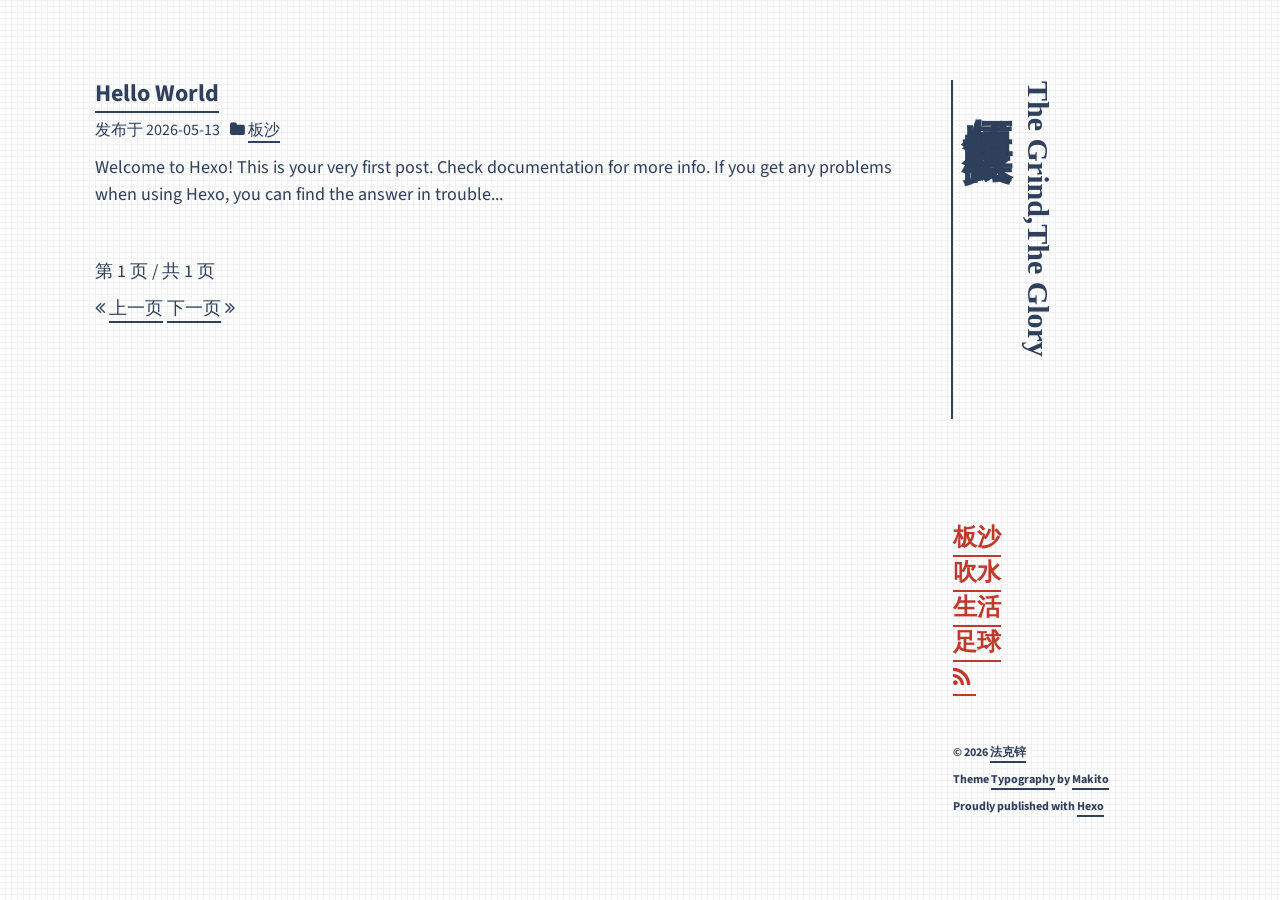
<file: index.html>
<!DOCTYPE html><html lang="zh-CN"><head><meta charset="utf-8"><meta name="X-UA-Compatible" content="IE=edge"><meta name="author"><title>伢伢，在世上留下点莫事吧</title><meta name="description" content="A Blog Powered By Hexo"><meta name="keywords" content=""><meta content="width=device-width, initial-scale=1.0, maximum-scale=1.0, user-scalable=0" name="viewport"><meta content="yes" name="apple-mobile-web-app-capable"><meta content="black" name="apple-mobile-web-app-status-bar-style"><meta content="telephone=no" name="format-detection"><meta name="renderer" content="webkit"><link rel="short icon" href="images/favicon.png" type="image/x-icon"><link rel="stylesheet" href="/css/bootstrap.min.css"><link rel="stylesheet" href="/css/font-awesome.min.css"><link rel="stylesheet" href="/css/style.css"><link rel="stylesheet" href="/css/custom.css"><link rel="alternate" type="application/atom+xml" title="ATOM 1.0" href="/atom.xml"><meta name="generator" content="Hexo 8.1.2"></head><body><div class="container" id="stage"><div class="row"><div class="col-sm-3 col-xs-12 side-container invisible" id="side-bar"><div class="vertical-text site-title"><h3 class="site-title-small" tabindex="-1"><a class="a-title" href="/">The Grind,The Glory</a></h3><h1 class="site-title-large" tabindex="-1"><a class="a-title" href="/">傅师傅 莫得板眼</a></h1><!--h6(onclick="triggerSiteNav()") Trigger--></div><br class="visible-lg visible-md visible-sm"><div class="site-title-links" id="site-nav"><ul><li><a href="/categories/板沙/">板沙</a></li><li><a href="/categories/吹水/">吹水</a></li><li><a href="/categories/生活/">生活</a></li><li><a href="/categories/足球/">足球</a></li><li class="soc"><a href="https://FKZn10.github.io/atom.xml" target="_blank" rel="noopener noreferrer" aria-label="RSS"><i class="fa fa-rss">&nbsp;</i></a></li></ul><div class="visible-lg visible-md visible-sm site-nav-footer"><br class="site-nav-footer-br"><footer><p>&copy;&nbsp;2026&nbsp;<a target="_blank" href="https://FKZn10.github.io" rel="noopener noreferrer">法克锌</a></p><p>Theme&nbsp;<a target="_blank" href="https://github.com/SumiMakito/hexo-theme-typography" rel="noopener noreferrer">Typography</a>&nbsp;by&nbsp;<a target="_blank" href="https://www.keep.moe" rel="noopener noreferrer">Makito</a></p><p>Proudly published with&nbsp;<a target="_blank" href="https://hexo.io" rel="noopener noreferrer">Hexo</a></p></footer></div></div></div><div class="col-sm-9 col-xs-12 main-container invisible" id="main-container"><div class="autopagerize_page_element"><div class="content"><div class="post-container"><p class="post-title"><a href="/2026/05/13/hello-world/">Hello World</a></p><p class="post-meta"><span class="date meta-item">发布于&nbsp;2026-05-13</span><span class="meta-item"><i class="fa fa-folder"></i><span>&nbsp;</span><a class="a-tag" href="/categories/板沙/" title="板沙">板沙</a><span>&nbsp;</span></span></p><p class="post-abstract">Welcome to Hexo! This is your very first post. Check documentation for more info. If you get any problems when using Hexo, you can find the answer in trouble...</p></div><div class="pagination no-margin-bottom"><p class="clearfix"><p> 第 1 页 / 共 1 页 &nbsp;</p><p><span class="pre pagbuttons"><i class="fa fa-angle-double-left"></i>&nbsp;<a role="navigation" href="/" aria-label="上一页">上一页</a></span><span>&nbsp;</span><span class="next pagbuttons"><a role="navigation" href="/" aria-label="下一页">下一页</a>&nbsp;<i class="fa fa-angle-double-right"></i></span></p></p></div></div></div><div class="visible-xs site-bottom-footer"><footer><p>&copy;&nbsp;2026&nbsp;<a target="_blank" href="https://FKZn10.github.io" rel="noopener noreferrer">法克锌</a></p><p>Theme&nbsp;<a target="_blank" href="https://github.com/SumiMakito/hexo-theme-typography" rel="noopener noreferrer">Typography</a>&nbsp;by&nbsp;<a target="_blank" href="https://www.keep.moe" rel="noopener noreferrer">Makito</a></p><p>Proudly published with&nbsp;<a target="_blank" href="https://hexo.io" rel="noopener noreferrer">Hexo</a></p></footer></div></div></div></div><script src="/js/jquery-3.1.0.min.js"></script><script src="/js/bootstrap.min.js"></script><script src="/js/jquery-migrate-1.2.1.min.js"></script><script src="/js/jquery.appear.js"></script><script src="/js/google-analytics.js"></script><script src="/js/typography.js"></script></body></html>
</file>
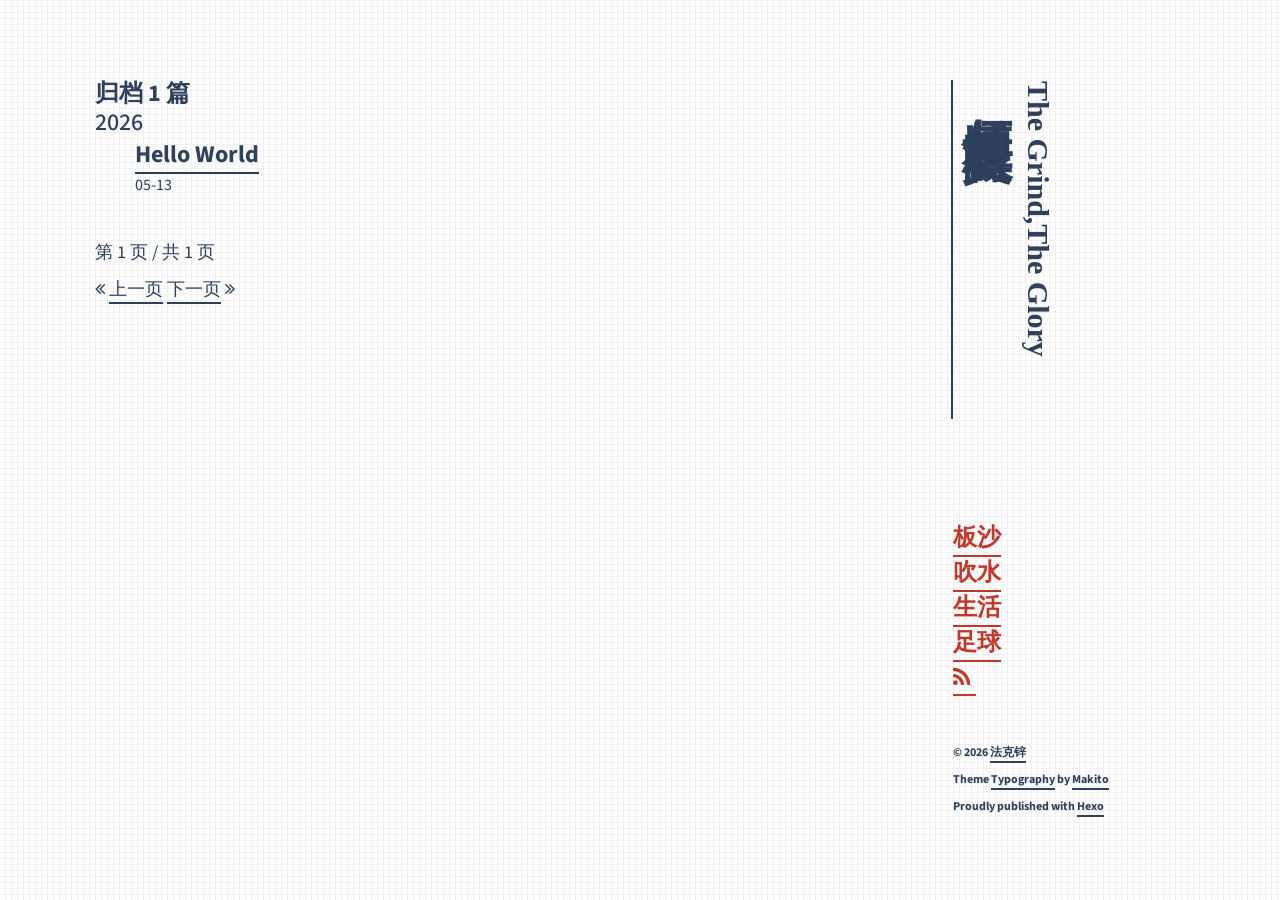
<file: archives/index.html>
<!DOCTYPE html><html lang="zh-CN"><head><meta charset="utf-8"><meta name="X-UA-Compatible" content="IE=edge"><meta name="author"><title>归档 · 伢伢，在世上留下点莫事吧</title><meta name="description" content="归档 - 伢伢，在世上留下点莫事吧"><meta name="keywords" content=""><meta content="width=device-width, initial-scale=1.0, maximum-scale=1.0, user-scalable=0" name="viewport"><meta content="yes" name="apple-mobile-web-app-capable"><meta content="black" name="apple-mobile-web-app-status-bar-style"><meta content="telephone=no" name="format-detection"><meta name="renderer" content="webkit"><link rel="short icon" href="images/favicon.png" type="image/x-icon"><link rel="stylesheet" href="/css/bootstrap.min.css"><link rel="stylesheet" href="/css/font-awesome.min.css"><link rel="stylesheet" href="/css/style.css"><link rel="stylesheet" href="/css/custom.css"><link rel="alternate" type="application/atom+xml" title="ATOM 1.0" href="/atom.xml"><meta name="generator" content="Hexo 8.1.2"></head><body><div class="container" id="stage"><div class="row"><div class="col-sm-3 col-xs-12 side-container invisible" id="side-bar"><div class="vertical-text site-title"><h3 class="site-title-small" tabindex="-1"><a class="a-title" href="/">The Grind,The Glory</a></h3><h1 class="site-title-large" tabindex="-1"><a class="a-title" href="/">傅师傅 莫得板眼</a></h1><!--h6(onclick="triggerSiteNav()") Trigger--></div><br class="visible-lg visible-md visible-sm"><div class="site-title-links" id="site-nav"><ul><li><a href="/categories/板沙/">板沙</a></li><li><a href="/categories/吹水/">吹水</a></li><li><a href="/categories/生活/">生活</a></li><li><a href="/categories/足球/">足球</a></li><li class="soc"><a href="https://FKZn10.github.io/atom.xml" target="_blank" rel="noopener noreferrer" aria-label="RSS"><i class="fa fa-rss">&nbsp;</i></a></li></ul><div class="visible-lg visible-md visible-sm site-nav-footer"><br class="site-nav-footer-br"><footer><p>&copy;&nbsp;2026&nbsp;<a target="_blank" href="https://FKZn10.github.io" rel="noopener noreferrer">法克锌</a></p><p>Theme&nbsp;<a target="_blank" href="https://github.com/SumiMakito/hexo-theme-typography" rel="noopener noreferrer">Typography</a>&nbsp;by&nbsp;<a target="_blank" href="https://www.keep.moe" rel="noopener noreferrer">Makito</a></p><p>Proudly published with&nbsp;<a target="_blank" href="https://hexo.io" rel="noopener noreferrer">Hexo</a></p></footer></div></div></div><div class="col-sm-9 col-xs-12 main-container invisible" id="main-container"><div class="autopagerize_page_element"><div class="content"><p class="post-title">归档 1 篇</p><div class="archive animated fadeInDown"><ul class="list-with-title"><li class="listing-title"><h4 class="ar-year">2026</h4><ul class="listing"><li class="listing-item"><div class="listing-post"><p class="post-title"><a href="/2026/05/13/hello-world/" title="Hello World">Hello World</a></p><div class="post-time"><span class="ar-date">05-13</span></div></div></li></ul></li></ul></div><div class="pagination no-margin-bottom"><p class="clearfix"><p> 第 1 页 / 共 1 页 &nbsp;</p><p><span class="pre pagbuttons"><i class="fa fa-angle-double-left"></i>&nbsp;<a role="navigation" href="/" aria-label="上一页">上一页</a></span><span>&nbsp;</span><span class="next pagbuttons"><a role="navigation" href="/" aria-label="下一页">下一页</a>&nbsp;<i class="fa fa-angle-double-right"></i></span></p></p></div></div></div><div class="visible-xs site-bottom-footer"><footer><p>&copy;&nbsp;2026&nbsp;<a target="_blank" href="https://FKZn10.github.io" rel="noopener noreferrer">法克锌</a></p><p>Theme&nbsp;<a target="_blank" href="https://github.com/SumiMakito/hexo-theme-typography" rel="noopener noreferrer">Typography</a>&nbsp;by&nbsp;<a target="_blank" href="https://www.keep.moe" rel="noopener noreferrer">Makito</a></p><p>Proudly published with&nbsp;<a target="_blank" href="https://hexo.io" rel="noopener noreferrer">Hexo</a></p></footer></div></div></div></div><script src="/js/jquery-3.1.0.min.js"></script><script src="/js/bootstrap.min.js"></script><script src="/js/jquery-migrate-1.2.1.min.js"></script><script src="/js/jquery.appear.js"></script><script src="/js/google-analytics.js"></script><script src="/js/typography.js"></script></body></html>
</file>
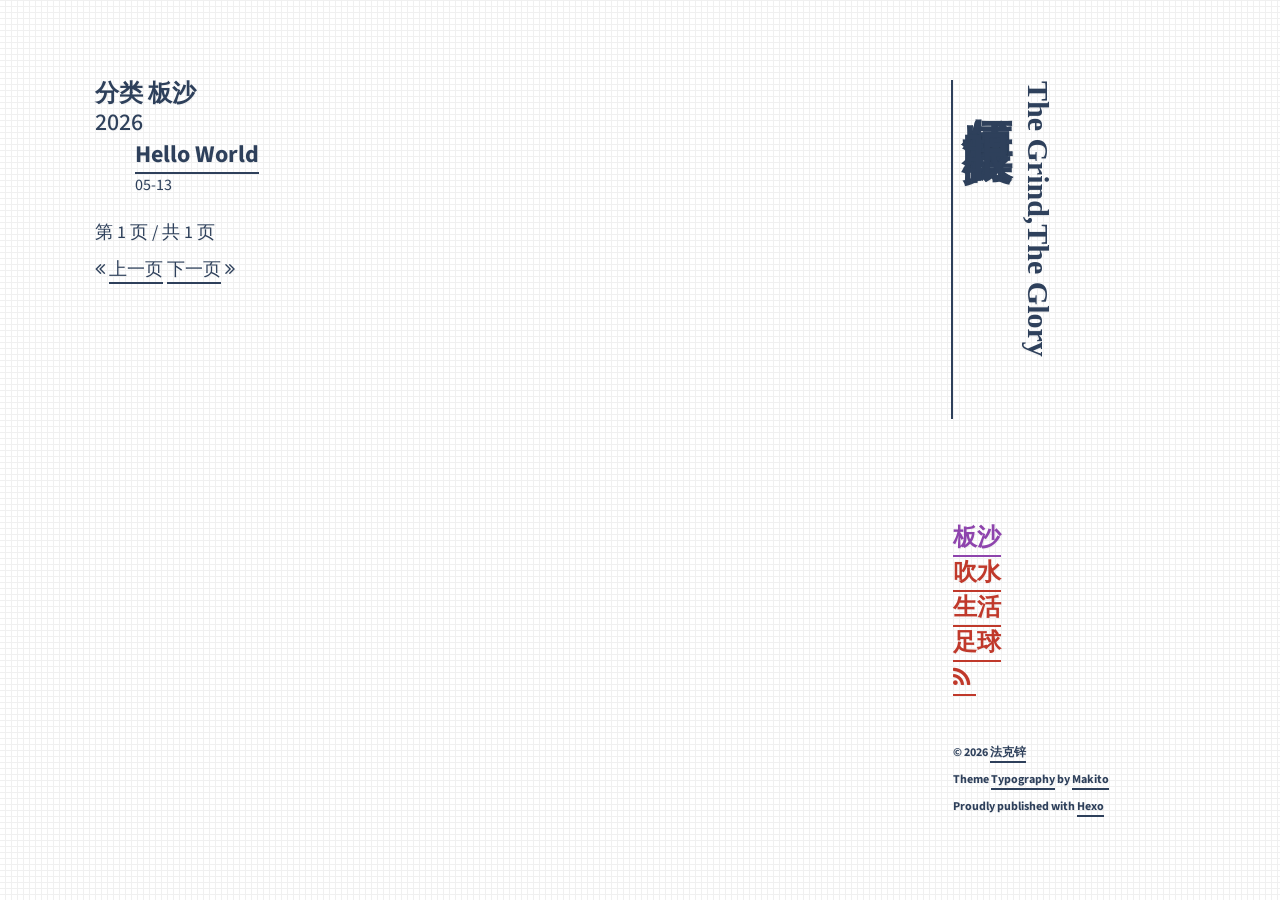
<file: categories/板沙/index.html>
<!DOCTYPE html><html lang="zh-CN"><head><meta charset="utf-8"><meta name="X-UA-Compatible" content="IE=edge"><meta name="author"><title>板沙 · 伢伢，在世上留下点莫事吧</title><meta name="description" content="分类: 板沙 - 伢伢，在世上留下点莫事吧"><meta name="keywords" content=""><meta content="width=device-width, initial-scale=1.0, maximum-scale=1.0, user-scalable=0" name="viewport"><meta content="yes" name="apple-mobile-web-app-capable"><meta content="black" name="apple-mobile-web-app-status-bar-style"><meta content="telephone=no" name="format-detection"><meta name="renderer" content="webkit"><link rel="short icon" href="images/favicon.png" type="image/x-icon"><link rel="stylesheet" href="/css/bootstrap.min.css"><link rel="stylesheet" href="/css/font-awesome.min.css"><link rel="stylesheet" href="/css/style.css"><link rel="stylesheet" href="/css/custom.css"><link rel="alternate" type="application/atom+xml" title="ATOM 1.0" href="/atom.xml"><meta name="generator" content="Hexo 8.1.2"></head><body><div class="container" id="stage"><div class="row"><div class="col-sm-3 col-xs-12 side-container invisible" id="side-bar"><div class="vertical-text site-title"><h3 class="site-title-small" tabindex="-1"><a class="a-title" href="/">The Grind,The Glory</a></h3><h1 class="site-title-large" tabindex="-1"><a class="a-title" href="/">傅师傅 莫得板眼</a></h1><!--h6(onclick="triggerSiteNav()") Trigger--></div><br class="visible-lg visible-md visible-sm"><div class="site-title-links" id="site-nav"><ul><li><a class="current" href="/categories/板沙/">板沙</a></li><li><a href="/categories/吹水/">吹水</a></li><li><a href="/categories/生活/">生活</a></li><li><a href="/categories/足球/">足球</a></li><li class="soc"><a href="https://FKZn10.github.io/atom.xml" target="_blank" rel="noopener noreferrer" aria-label="RSS"><i class="fa fa-rss">&nbsp;</i></a></li></ul><div class="visible-lg visible-md visible-sm site-nav-footer"><br class="site-nav-footer-br"><footer><p>&copy;&nbsp;2026&nbsp;<a target="_blank" href="https://FKZn10.github.io" rel="noopener noreferrer">法克锌</a></p><p>Theme&nbsp;<a target="_blank" href="https://github.com/SumiMakito/hexo-theme-typography" rel="noopener noreferrer">Typography</a>&nbsp;by&nbsp;<a target="_blank" href="https://www.keep.moe" rel="noopener noreferrer">Makito</a></p><p>Proudly published with&nbsp;<a target="_blank" href="https://hexo.io" rel="noopener noreferrer">Hexo</a></p></footer></div></div></div><div class="col-sm-9 col-xs-12 main-container invisible" id="main-container"><div class="autopagerize_page_element"><div class="content"><p class="post-title">分类 板沙</p><div class="archive animated fadeInDown"><ul class="list-with-title"><li class="listing-title"><h4 class="ar-year">2026</h4><ul class="listing"><li class="listing-item"><div class="listing-post"><p class="post-title"><a href="/2026/05/13/hello-world/" title="Hello World">Hello World</a></p><div class="post-time"><span class="ar-date">05-13</span></div></div></li></ul></li></ul><div class="controller"><div class="pagination no-margin-bottom"><p class="clearfix"><p> 第 1 页 / 共 1 页 &nbsp;</p><p><span class="pre pagbuttons"><i class="fa fa-angle-double-left"></i>&nbsp;<a role="navigation" href="/" aria-label="上一页">上一页</a></span><span>&nbsp;</span><span class="next pagbuttons"><a role="navigation" href="/" aria-label="下一页">下一页</a>&nbsp;<i class="fa fa-angle-double-right"></i></span></p></p></div></div></div></div></div><div class="visible-xs site-bottom-footer"><footer><p>&copy;&nbsp;2026&nbsp;<a target="_blank" href="https://FKZn10.github.io" rel="noopener noreferrer">法克锌</a></p><p>Theme&nbsp;<a target="_blank" href="https://github.com/SumiMakito/hexo-theme-typography" rel="noopener noreferrer">Typography</a>&nbsp;by&nbsp;<a target="_blank" href="https://www.keep.moe" rel="noopener noreferrer">Makito</a></p><p>Proudly published with&nbsp;<a target="_blank" href="https://hexo.io" rel="noopener noreferrer">Hexo</a></p></footer></div></div></div></div><script src="/js/jquery-3.1.0.min.js"></script><script src="/js/bootstrap.min.js"></script><script src="/js/jquery-migrate-1.2.1.min.js"></script><script src="/js/jquery.appear.js"></script><script src="/js/google-analytics.js"></script><script src="/js/typography.js"></script></body></html>
</file>
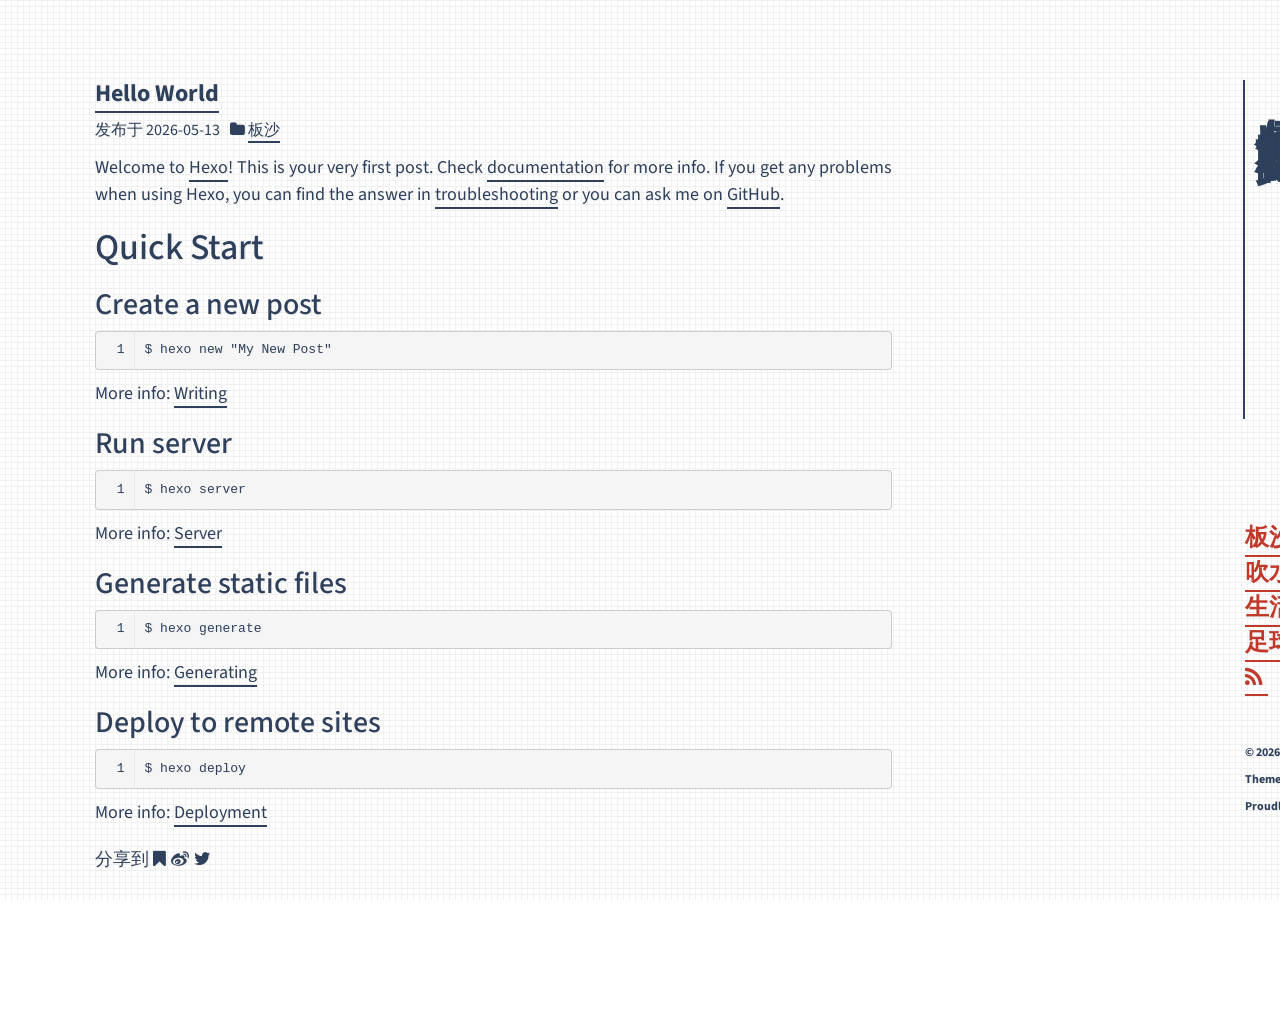
<file: 2026/05/13/hello-world/index.html>
<!DOCTYPE html><html lang="zh-CN"><head><meta charset="utf-8"><meta name="X-UA-Compatible" content="IE=edge"><meta name="author"><title>Hello World · 伢伢，在世上留下点莫事吧</title><meta name="description" content="Welcome to Hexo! This is your very first post. Check documentation for more info. If you get any problems when using Hexo, you can find the answer in "><meta name="og:description" content="Welcome to Hexo! This is your very first post. Check documentation for more info. If you get any problems when using Hexo, you can find the answer in "><meta name="twitter:site" content="伢伢，在世上留下点莫事吧"><meta name="twitter:title" content="Hello World"><meta name="twitter:card" content="summary"><meta name="keywords" content=""><meta content="width=device-width, initial-scale=1.0, maximum-scale=1.0, user-scalable=0" name="viewport"><meta content="yes" name="apple-mobile-web-app-capable"><meta content="black" name="apple-mobile-web-app-status-bar-style"><meta content="telephone=no" name="format-detection"><meta name="renderer" content="webkit"><link rel="short icon" href="images/favicon.png" type="image/x-icon"><link rel="stylesheet" href="/css/bootstrap.min.css"><link rel="stylesheet" href="/css/font-awesome.min.css"><link rel="stylesheet" href="/css/style.css"><link rel="stylesheet" href="/css/custom.css"><link rel="alternate" type="application/atom+xml" title="ATOM 1.0" href="/atom.xml"><meta name="generator" content="Hexo 8.1.2"></head><body><div class="container" id="stage"><div class="row"><div class="col-sm-3 col-xs-12 side-container invisible" id="side-bar"><div class="vertical-text site-title"><h3 class="site-title-small" tabindex="-1"><a class="a-title" href="/">The Grind,The Glory</a></h3><h1 class="site-title-large" tabindex="-1"><a class="a-title" href="/">傅师傅 莫得板眼</a></h1><!--h6(onclick="triggerSiteNav()") Trigger--></div><br class="visible-lg visible-md visible-sm"><div class="site-title-links" id="site-nav"><ul><li><a href="/categories/板沙/">板沙</a></li><li><a href="/categories/吹水/">吹水</a></li><li><a href="/categories/生活/">生活</a></li><li><a href="/categories/足球/">足球</a></li><li class="soc"><a href="https://FKZn10.github.io/atom.xml" target="_blank" rel="noopener noreferrer" aria-label="RSS"><i class="fa fa-rss">&nbsp;</i></a></li></ul><div class="visible-lg visible-md visible-sm site-nav-footer"><br class="site-nav-footer-br"><footer><p>&copy;&nbsp;2026&nbsp;<a target="_blank" href="https://FKZn10.github.io" rel="noopener noreferrer">法克锌</a></p><p>Theme&nbsp;<a target="_blank" href="https://github.com/SumiMakito/hexo-theme-typography" rel="noopener noreferrer">Typography</a>&nbsp;by&nbsp;<a target="_blank" href="https://www.keep.moe" rel="noopener noreferrer">Makito</a></p><p>Proudly published with&nbsp;<a target="_blank" href="https://hexo.io" rel="noopener noreferrer">Hexo</a></p></footer></div></div></div><div class="col-sm-9 col-xs-12 main-container invisible" id="main-container"><div class="autopagerize_page_element"><div class="content"><div class="post-page"><div class="post-container"><p class="post-title"><a>Hello World</a></p><p class="post-meta"><span class="date meta-item">发布于&nbsp;2026-05-13</span><span class="meta-item"><i class="fa fa-folder"></i><span>&nbsp;</span><a class="a-tag" href="/categories/板沙/" title="板沙">板沙</a><span>&nbsp;</span></span></p><p class="post-abstract"><p>Welcome to <a target="_blank" rel="noopener" href="https://hexo.io/">Hexo</a>! This is your very first post. Check <a target="_blank" rel="noopener" href="https://hexo.io/docs/">documentation</a> for more info. If you get any problems when using Hexo, you can find the answer in <a target="_blank" rel="noopener" href="https://hexo.io/docs/troubleshooting.html">troubleshooting</a> or you can ask me on <a target="_blank" rel="noopener" href="https://github.com/hexojs/hexo/issues">GitHub</a>.</p>
<h2 id="Quick-Start"><a href="#Quick-Start" class="headerlink" title="Quick Start"></a>Quick Start</h2><h3 id="Create-a-new-post"><a href="#Create-a-new-post" class="headerlink" title="Create a new post"></a>Create a new post</h3><figure class="highlight bash"><table><tr><td class="gutter"><pre><span class="line">1</span><br></pre></td><td class="code"><pre><span class="line">$ hexo new <span class="string">&quot;My New Post&quot;</span></span><br></pre></td></tr></table></figure>

<p>More info: <a target="_blank" rel="noopener" href="https://hexo.io/docs/writing.html">Writing</a></p>
<h3 id="Run-server"><a href="#Run-server" class="headerlink" title="Run server"></a>Run server</h3><figure class="highlight bash"><table><tr><td class="gutter"><pre><span class="line">1</span><br></pre></td><td class="code"><pre><span class="line">$ hexo server</span><br></pre></td></tr></table></figure>

<p>More info: <a target="_blank" rel="noopener" href="https://hexo.io/docs/server.html">Server</a></p>
<h3 id="Generate-static-files"><a href="#Generate-static-files" class="headerlink" title="Generate static files"></a>Generate static files</h3><figure class="highlight bash"><table><tr><td class="gutter"><pre><span class="line">1</span><br></pre></td><td class="code"><pre><span class="line">$ hexo generate</span><br></pre></td></tr></table></figure>

<p>More info: <a target="_blank" rel="noopener" href="https://hexo.io/docs/generating.html">Generating</a></p>
<h3 id="Deploy-to-remote-sites"><a href="#Deploy-to-remote-sites" class="headerlink" title="Deploy to remote sites"></a>Deploy to remote sites</h3><figure class="highlight bash"><table><tr><td class="gutter"><pre><span class="line">1</span><br></pre></td><td class="code"><pre><span class="line">$ hexo deploy</span><br></pre></td></tr></table></figure>

<p>More info: <a target="_blank" rel="noopener" href="https://hexo.io/docs/one-command-deployment.html">Deployment</a></p>
</p></div><div class="share"><span>分享到</span>&nbsp;<span class="soc"><a class="fa fa-bookmark" href="javascript:(function(){EN_CLIP_HOST='http://www.evernote.com';try{var%20x=document.createElement('SCRIPT');x.type='text/javascript';x.src=EN_CLIP_HOST+'/public/bookmarkClipper.js?'+(new%20Date().getTime()/100000);document.getElementsByTagName('head')[0].appendChild(x);}catch(e){location.href=EN_CLIP_HOST+'/clip.action?url='+encodeURIComponent(location.href)+'&amp;title='+encodeURIComponent(document.title);}})();" ref="nofollow" target="_blank"></a></span><span class="soc"><a class="fa fa-weibo" href="javascript:void((function(s,d,e){try{}catch(e){}var f='http://service.weibo.com/share/share.php?',u=d.location.href,p=['url=',e(u),'&amp;title=',e(d.title),'&amp;appkey=2924220432'].join('');function a(){if(!window.open([f,p].join(''),'mb',['toolbar=0,status=0,resizable=1,width=620,height=450,left=',(s.width-620)/2,',top=',(s.height-450)/2].join('')))u.href=[f,p].join('');};if(/Firefox/.test(navigator.userAgent)){setTimeout(a,0)}else{a()}})(screen,document,encodeURIComponent));"></a></span><span class="soc"><a class="fa fa-twitter" target="_blank" rel="noopener" href="http://twitter.com/home?status=https://FKZn10.github.io/2026/05/13/hello-world/%20伢伢，在世上留下点莫事吧%20Hello World"></a></span></div><div class="pagination"><p class="clearfix"></p></div></div></div></div><div class="visible-xs site-bottom-footer"><footer><p>&copy;&nbsp;2026&nbsp;<a target="_blank" href="https://FKZn10.github.io" rel="noopener noreferrer">法克锌</a></p><p>Theme&nbsp;<a target="_blank" href="https://github.com/SumiMakito/hexo-theme-typography" rel="noopener noreferrer">Typography</a>&nbsp;by&nbsp;<a target="_blank" href="https://www.keep.moe" rel="noopener noreferrer">Makito</a></p><p>Proudly published with&nbsp;<a target="_blank" href="https://hexo.io" rel="noopener noreferrer">Hexo</a></p></footer></div></div></div></div><script src="/js/jquery-3.1.0.min.js"></script><script src="/js/bootstrap.min.js"></script><script src="/js/jquery-migrate-1.2.1.min.js"></script><script src="/js/jquery.appear.js"></script><script src="/js/google-analytics.js"></script><script src="/js/typography.js"></script></body></html>
</file>
<file: css/style.css>
@import url("https://fonts.googleapis.com/css?family=Source+Sans+Pro:100,300,400,600");@keyframes fadein{from{opacity:0}to{opacity:1}}@-webkit-keyframes fadein{from{opacity:0}to{opacity:1}}@keyframes fadein-right{from{opacity:0;transform:translateX(20px)}to{opacity:1;transform:translateX(0px)}}@-webkit-keyframes fadein-right{from{opacity:0;transform:translateX(20px)}to{opacity:1;transform:translateX(0px)}}@keyframes fadein-top{from{opacity:0;transform:translateY(-20px)}to{opacity:1;transform:translateY(0px)}}@-webkit-keyframes fadein-top{from{opacity:0;transform:translateY(-20px)}to{opacity:1;transform:translateY(0px)}}@keyframes swift-down{from{transform:translateY(0%)}to{transform:translateY(20%)}}@-webkit-keyframes swift-down{from{transform:translateY(0%)}to{transform:translateY(20%)}}.invisible{opacity:0}.fadeIn{-webkit-animation:fadein 1s ease-out;animation:fadein 1s ease-out}.fadeInRight{-webkit-animation:fadein-right 1s ease-out;animation:fadein-right 1s ease-out}.fadeInTop{-webkit-animation:fadein-top 1s ease-out;animation:fadein-top 1s ease-out}.swiftDown{-webkit-animation:swift-down 1s ease-out;animation:swift-down 1s ease-out}.swiftDownReversed{-webkit-animation:swift-down 1s reverse ease-out;animation:swift-down 1s reverse ease-out}html,body,span,p,h1,h2,h3,h4,h5,h6{font-family:"Source Sans Pro","Roboto","Helvetica","Helvetica Neue","Source Han Sans SC","Source Han Sans TC","PingFang SC","PingFang HK","PingFang TC",sans-serif;color:#2e405b}html{background:#fff}.foreground{background:#2e405b !important}.background{background:#fff !important}.foreground-text *{color:#2e405b !important}.background-text *{color:#fff !important}h1{font-size:42px}h2{font-size:36px}h3{font-size:30px}h4{font-size:24px}h5{font-size:18px}h6{font-size:14px}body{font-size:18px;line-height:1.5em;background:url("[data-uri]");background-repeat:repeat;background-attachment:fixed;-webkit-font-smoothing:antialiased;-moz-osx-font-smoothing:grayscale;text-shadow:1px 1px 1px rgba(0,0,0,0.04);min-height:100vh}.container{background-color:transparent;padding:0;position:relative}.full-width-container{width:100vw}.main-container{text-align:left;margin:0;padding:80px 40px;overflow:hidden;float:left}.main-container :nth-child(1){margin-top:0}.row{margin:0}.vertical-text{-ms-writing-mode:tb-rl;writing-mode:vertical-rl}.vertical-text *{line-height:1;text-align:left}.side-container{height:100vh;position:fixed;right:0;font-style:normal;font-size:1em;margin:0;transform:rotate(0deg);text-align:left;float:right;padding:80px 20px}.ar-year{margin-top:5px;margin-bottom:5px}.date{margin-bottom:0px}.ar-date{font-size:16px;margin-bottom:5px}.archive :first-child{padding-left:0}.archive ul{list-style-type:none}.site-title{font-weight:bolder;font-style:normal;width:auto;height:auto;margin:0 0 0 -2px;text-align:left;font-size:0.5em;padding:0 0 50px 0;border-left:solid #2e405b 2px;transition:padding 0.8s ease 0s, background 0.8s ease 0s}.site-title:hover{padding:15px 0 35px 0;color:#fff !important;background:#2e405b !important;border-left:solid #2e405b 2px}.site-title:hover *{color:#fff !important}.site-title :first-child{margin-right:10px}.site-title *{text-align:left;font-weight:bolder;margin-top:0;margin-left:10px;margin-right:0;font-family:"HiraMinProN-W6","Source Han Serif CN","Source Han Serif SC","Source Han Serif TC",serif}.site-title-large{font-size:50px;padding-top:0}.site-title-small{font-size:30px;padding-top:1px}.site-title-links{font-weight:bold;font-style:normal;margin:0;padding:60px 0;text-align:left;position:fixed;bottom:20px}.site-title-links ul{list-style:none;padding:0}.site-title-links ul li{display:block;margin:5px 0;font-size:18px}.site-title-links a{border-bottom:solid #2e405b 2px}.no-margin-left{margin-left:0}.no-margin-right{margin-right:0}.no-margin-top{margin-top:0}.no-margin-bottom{margin-bottom:0}a{color:#2e405b;transition:color 0.3s ease 0s, background-color 0.3s ease 0s;-moz-transition:color 0.3s ease 0s, background-color 0.3s ease 0s;-o-transition:color 0.3s ease 0s, background-color 0.3s ease 0s;-webkit-transition:color 0.3s ease 0s, background-color 0.3s ease 0s;border-bottom:solid #2e405b 2px;padding:0;cursor:pointer;cursor:hand}a:hover,a:focus{text-decoration:none}a:hover{color:#fff !important;background-color:#2e405b;border-bottom:solid transparent 2px}a:focus{color:#000}.a-title{text-decoration:none;background-color:transparent;border-bottom:solid transparent 2px}.a-title:hover,.a-title:focus{background-color:transparent}.current{border-bottom:solid #2e405b 3px !important}.a-mute{background-color:transparent;color:#2e405b !important;text-decoration:none;border-bottom:none}.a-mute:hover,.a-mute:focus{background-color:transparent;color:#2e405b !important;text-decoration:none;border-bottom:none}.soc{margin:0 5px 0 0;font-size:18px !important}.soc a{border-bottom:solid transparent 2px}.soc a:hover{color:#3f587d !important;background-color:transparent !important;text-decoration:none;border-bottom:solid rgba(0,0,0,0) 2px}.soc a:focus{color:#3f587d !important}.meta-item{margin:0 10px 0 0}img{display:block;max-width:100%;height:auto}footer{margin-top:10px;padding-top:0;font-size:12px;font-weight:bold}footer *{margin:0}.post-container{margin:0 0 20px 0;font-weight:normal}.post-title{font-size:24px;font-weight:bold;margin:3px 0}.post-meta{font-size:16px;margin:10px 0}.post-abstract{font-size:18px}li{margin:5px 0}figure{overflow:scroll}figure>table{width:100%}pre *{font-family:Monaco, Menlo, "Source Code Pro", "Cascadia Code", Consolas, monospace;background:transparent !important}figure .gutter pre{border-bottom-right-radius:0;border-top-right-radius:0;border-right:none;text-align:right;min-width:3em}figure .code{width:99%}figure .code pre{border-bottom-left-radius:0;border-top-left-radius:0;border-left:solid rgba(0,0,0,0.05) 1px;margin-right:1px}@media (max-width: 768px){body{line-height:normal}h1{font-size:40px}h2{font-size:34px}h3{font-size:28px}h4{font-size:22px}h5{font-size:16px}h6{font-size:14px}.site-title-large{font-size:38px}.site-title-small{font-size:22px}.vertical-text{-ms-writing-mode:lr-tb;writing-mode:horizontal-tb}.site-title{margin:0;font-weight:bolder;font-style:normal;width:auto;height:auto;font-size:0.5em;padding:0;border-left:none;text-align:center;transition:none}.site-title *{text-align:center;margin-left:0 !important;margin-right:0 !important}.site-title:hover{color:#2e405b !important;background:transparent !important;padding:0;border:none}.site-title:hover *{color:#2e405b !important;background:transparent !important}.main-container{text-align:left;height:auto;margin:0;padding:20px 30px;overflow:auto}.side-container{padding:40px 30px 0 30px;height:auto;position:relative;left:0}.site-title-links{position:unset;padding:10px 0;margin:10px 0;text-align:center}.site-title-links ul li{display:inline;margin:0 3px;font-size:16px}footer{padding-top:30px;padding-bottom:35px}a{padding:0}.post-title{font-size:20px;font-weight:bold;margin:3px 0}.post-meta{font-size:14px;margin:10px 0}.post-abstract{font-size:16px}.soc{display:block !important}.site-nav-footer{display:none !important}.site-bottom-footer{display:block !important}li.soc{margin-top:5px !important}}@media only screen and (max-height: 860px){.site-title-large{font-size:32px}.site-title-small{font-size:20px}.site-title-links ul li{font-size:14px;line-height:1.3}.site-nav-footer-br{display:none}.side-container{padding-top:40px;padding-bottom:20px}.main-container{padding-top:40px;padding-bottom:60px}}@media only screen and (max-height: 600px){body{line-height:normal}h1{font-size:40px}h2{font-size:34px}h3{font-size:28px}h4{font-size:22px}h5{font-size:16px}h6{font-size:14px}.site-title-large{font-size:38px}.site-title-small{font-size:22px}.vertical-text{-ms-writing-mode:lr-tb;writing-mode:horizontal-tb}.site-title{margin:0;font-weight:bolder;font-style:normal;width:auto;height:auto;font-size:0.5em;padding:0;border-left:none;text-align:center;transition:none}.site-title *{text-align:center;margin-left:0 !important;margin-right:0 !important}.site-title:hover{color:#2e405b !important;background:transparent !important;padding:0;border:none}.site-title:hover *{color:#2e405b !important;background:transparent !important}.main-container{text-align:left;height:auto;margin:0;padding:20px 30px;overflow:auto}.side-container{padding:40px 30px 0 30px;height:auto;position:relative;left:0}.site-title-links{position:unset;padding:10px 0;margin:10px 0;text-align:center}.site-title-links ul li{display:inline;margin:0 3px;font-size:16px}footer{padding-top:30px;padding-bottom:35px}a{padding:0}.post-title{font-size:20px;font-weight:bold;margin:3px 0}.post-meta{font-size:14px;margin:10px 0}.post-abstract{font-size:16px}.soc{display:block !important}.site-nav-footer{display:none !important}.site-bottom-footer{display:block !important}}

/*# sourceMappingURL=[data-uri] */
</file>
<file: css/custom.css>
/* ============================================
   自定义样式 (不会被主题升级覆盖)
   ============================================ */

/* 右下角导航菜单：首页 / 归档 / 分类 / 标签 */
.site-title-links ul li {
  font-size: 24px !important;   /* 字体放大 */
  margin: 8px 0 !important;     /* 行距加大一点 */
}

.site-title-links ul li a {
  color: #c0392b !important;              /* 菜单文字：砖红 */
  border-bottom: solid #c0392b 2px !important;  /* 下划线跟着同色 */
  transition: color .2s ease;
}

.site-title-links ul li a:hover {
  color: #d4a017 !important;              /* 悬停变金 */
  border-bottom-color: #d4a017 !important;
}

/* 当前页的菜单项（比如在首页时"首页"字样） */
.site-title-links ul li a.current {
  color: #8e44ad !important;              /* 当前页：紫色高亮 */
  border-bottom-color: #8e44ad !important;
}

/* 社交图标（RSS / GitHub 等），放大一点跟菜单协调 */
.site-title-links ul li.soc a {
  font-size: 22px !important;
}
</file>
